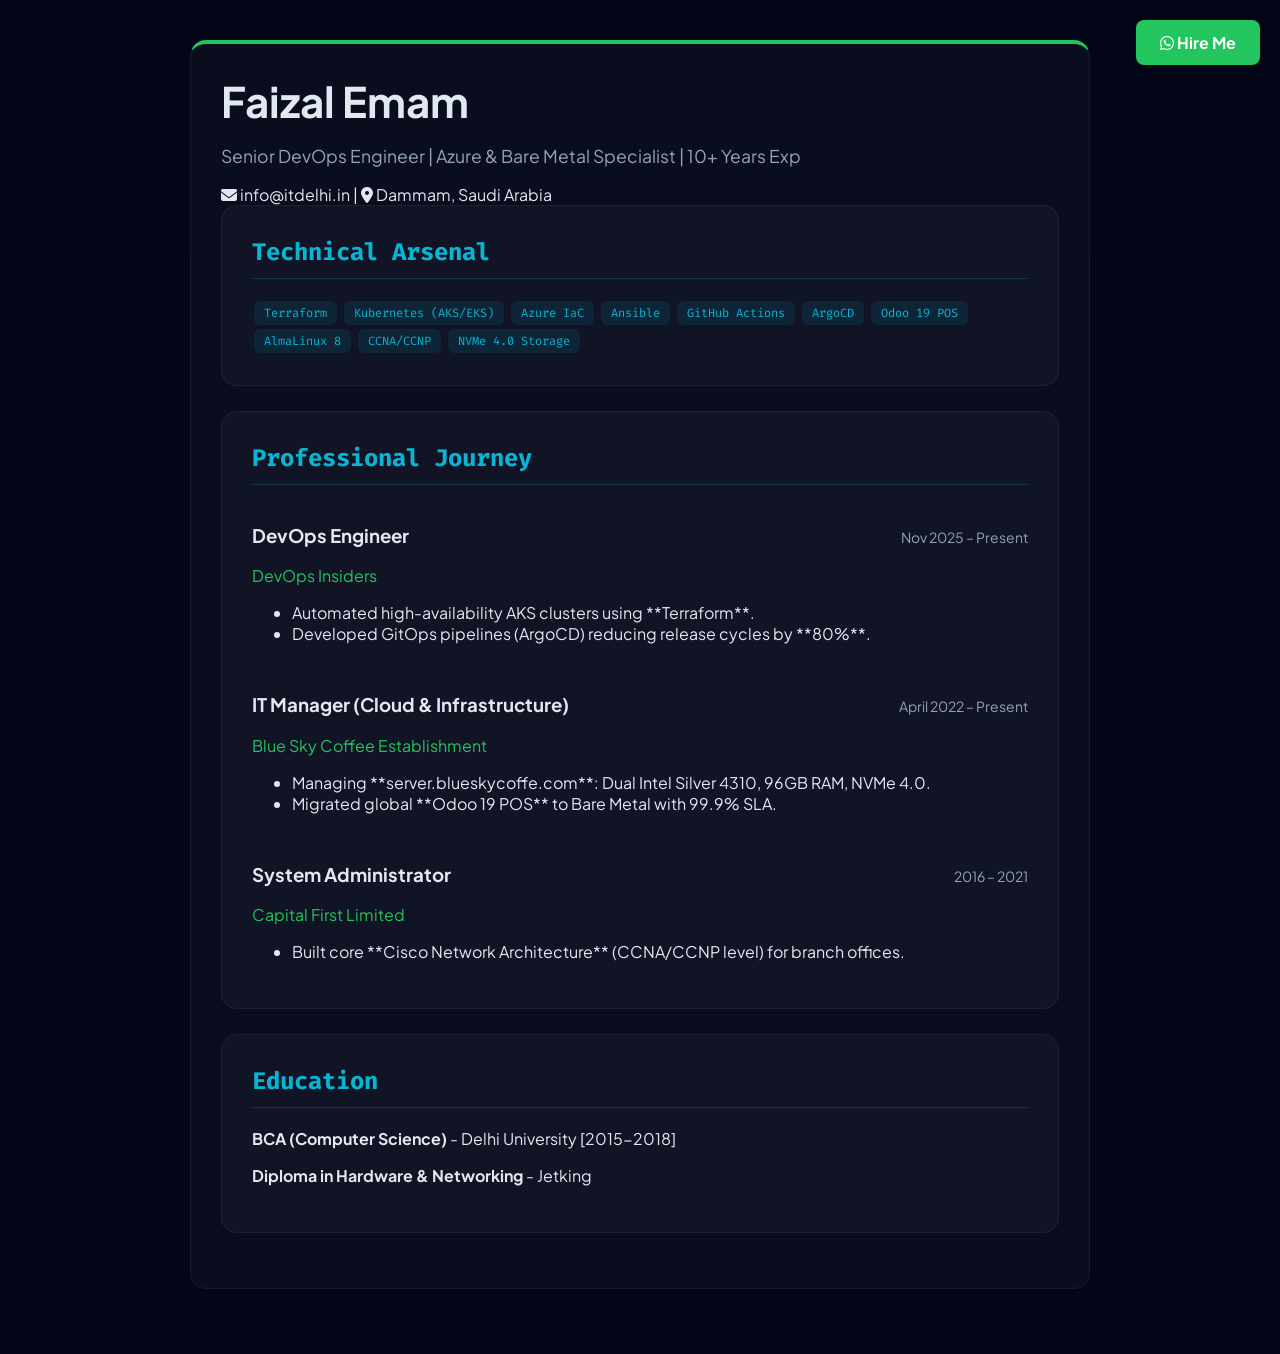
<file: cv.html>
<!DOCTYPE html>
<html lang="en">
<head>
<meta charset="UTF-8">
<meta name="viewport" content="width=device-width, initial-scale=1.0">
<title>Faizal Emam | Technical DevOps CV</title>

<link href="https://fonts.googleapis.com/css2?family=Fira+Code&family=Plus+Jakarta+Sans:wght@400;700&display=swap" rel="stylesheet">
<link rel="stylesheet" href="https://cdnjs.cloudflare.com/ajax/libs/font-awesome/6.4.0/css/all.min.css">

<style>
body {
    margin:0;
    font-family:'Plus Jakarta Sans',sans-serif;
    background:#020617;
    color:#e2e8f0;
}
.container {max-width:900px; margin:auto; padding:40px 20px;}

.card {
    background:rgba(255,255,255,0.03);
    padding:30px;
    border-radius:16px;
    margin-bottom:25px;
    border: 1px solid rgba(255,255,255,0.05);
}

h1 {font-size:42px; margin: 0;}
h2 {color:#06b6d4; font-family: 'Fira Code', monospace; border-bottom: 1px solid rgba(6, 182, 212, 0.2); padding-bottom: 10px; margin-top: 0;}
.tech-tag {background: rgba(6, 182, 212, 0.1); color: #06b6d4; padding: 4px 10px; border-radius: 6px; font-size: 12px; font-family: 'Fira Code', monospace; margin: 2px; display: inline-block;}

.job-header {display: flex; justify-content: space-between; align-items: baseline; flex-wrap: wrap;}
.date {color: #94a3b8; font-size: 14px;}

.btn-hire {
    background:#22c55e;
    padding:12px 24px;
    border-radius:8px;
    text-decoration:none;
    color:white;
    font-weight: 700;
    position: fixed;
    top: 20px;
    right: 20px;
    z-index: 100;
    box-shadow: 0 4px 10px rgba(0,0,0,0.3);
}
</style>
</head>

<body>

<a class="btn-hire" href="https://wa.me/966534553453"><i class="fab fa-whatsapp"></i> Hire Me</a>

<div class="container">

    <div class="card" style="border-top: 4px solid #22c55e;">
        <h1>Faizal Emam</h1>
        <p style="font-size: 1.1rem; color: #94a3b8;">Senior DevOps Engineer | Azure & Bare Metal Specialist | 10+ Years Exp</p>
        <div style="margin-top: 15px;">
            <span><i class="fas fa-envelope"></i> info@itdelhi.in</span> | 
            <span><i class="fas fa-map-marker-alt"></i> Dammam, Saudi Arabia</span>
        </div>
    </section>

    <div class="card">
        <h2>Technical Arsenal</h2>
        <div style="margin-top: 10px;">
            <span class="tech-tag">Terraform</span> <span class="tech-tag">Kubernetes (AKS/EKS)</span> 
            <span class="tech-tag">Azure IaC</span> <span class="tech-tag">Ansible</span>
            <span class="tech-tag">GitHub Actions</span> <span class="tech-tag">ArgoCD</span>
            <span class="tech-tag">Odoo 19 POS</span> <span class="tech-tag">AlmaLinux 8</span>
            <span class="tech-tag">CCNA/CCNP</span> <span class="tech-tag">NVMe 4.0 Storage</span>
        </div>
    </div>

    <div class="card">
        <h2>Professional Journey</h2>

        <div style="margin-bottom: 30px;">
            <div class="job-header">
                <h3>DevOps Engineer</h3>
                <span class="date">Nov 2025 – Present</span>
            </div>
            <p style="color: #22c55e; margin: 0;">DevOps Insiders</p>
            <ul>
                <li>Automated high-availability AKS clusters using **Terraform**.</li>
                <li>Developed GitOps pipelines (ArgoCD) reducing release cycles by **80%**.</li>
            </ul>
        </div>

        <div style="margin-bottom: 30px;">
            <div class="job-header">
                <h3>IT Manager (Cloud & Infrastructure)</h3>
                <span class="date">April 2022 – Present</span>
            </div>
            <p style="color: #22c55e; margin: 0;">Blue Sky Coffee Establishment</p>
            <ul>
                <li>Managing **server.blueskycoffe.com**: Dual Intel Silver 4310, 96GB RAM, NVMe 4.0.</li>
                <li>Migrated global **Odoo 19 POS** to Bare Metal with 99.9% SLA.</li>
            </ul>
        </div>

        <div>
            <div class="job-header">
                <h3>System Administrator</h3>
                <span class="date">2016 – 2021</span>
            </div>
            <p style="color: #22c55e; margin: 0;">Capital First Limited</p>
            <ul>
                <li>Built core **Cisco Network Architecture** (CCNA/CCNP level) for branch offices.</li>
            </ul>
        </div>
    </div>

    <div class="card">
        <h2>Education</h2>
        <p><strong>BCA (Computer Science)</strong> - Delhi University [2015-2018]</p>
        <p><strong>Diploma in Hardware & Networking</strong> - Jetking</p>
    </div>

</div>

</body>
</html>
</file>
